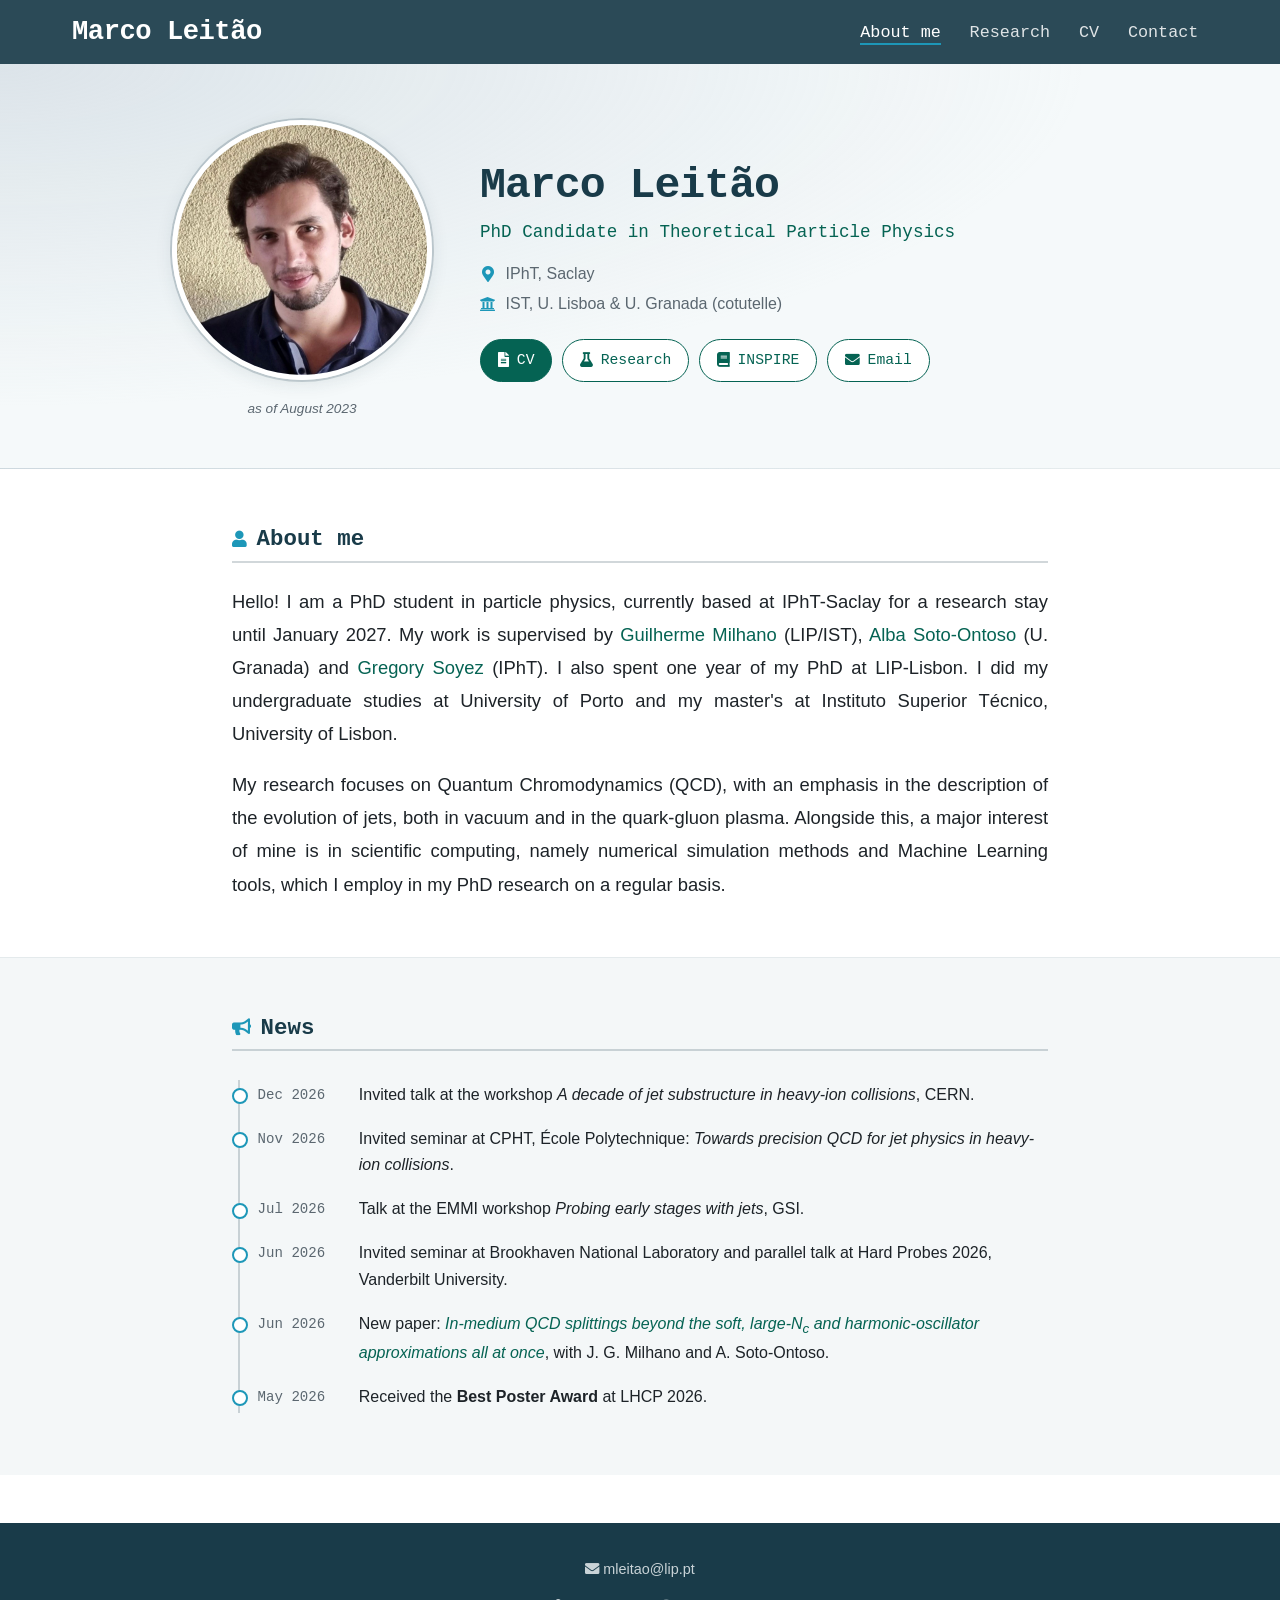
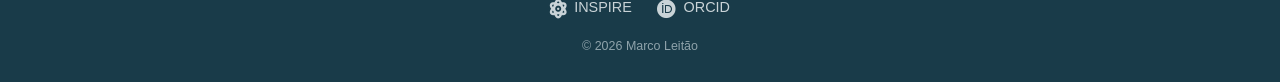
<file: index.html>
<!DOCTYPE html>
<html lang="en">
<head>
    <meta charset="UTF-8">
    <meta name="viewport" content="width=device-width, initial-scale=1.0">
    <title>Marco Leitão - Personal Website</title>
    <meta name="description" content="Marco Leitão — PhD candidate in theoretical particle physics (jet physics, parton showers, QCD in the quark-gluon plasma).">
    <script>document.documentElement.classList.add('js');</script>
    <link rel="preconnect" href="https://fonts.googleapis.com">
    <link rel="preconnect" href="https://fonts.gstatic.com" crossorigin>
    <link href="https://fonts.googleapis.com/css2?family=IBM+Plex+Mono:wght@400;500;700&display=swap" rel="stylesheet">
    <link rel="stylesheet" href="https://cdnjs.cloudflare.com/ajax/libs/font-awesome/5.15.4/css/all.min.css">
    <link rel="stylesheet" href="css/styles.css">
    <script src="js/main.js" defer></script>
</head>
<body>
    <header>
        <nav>
            <a class="logo" href="index.html">Marco Leitão</a>
            <button class="burger" aria-label="Toggle navigation" aria-expanded="false">
                <span class="line1"></span><span class="line2"></span><span class="line3"></span>
            </button>
            <ul class="nav-links">
                <li><a href="index.html">About me</a></li>
                <li><a href="research.html">Research</a></li>
                <li><a href="cv.html">CV</a></li>
                <li><a href="contact.html">Contact</a></li>
            </ul>
        </nav>
    </header>

    <main>
        <section class="hero">
            <div class="container hero-inner">
                <figure class="hero-photo">
                    <img src="assets/1691430333522.jpg" alt="Marco Leitão">
                    <figcaption>as of August 2023</figcaption>
                </figure>
                <div class="hero-text">
                    <h1>Marco Leitão</h1>
                    <p class="hero-role">PhD Candidate in Theoretical Particle Physics</p>
                    <ul class="hero-affil">
                        <li><i class="fas fa-map-marker-alt"></i> IPhT, Saclay</li>
                        <li><i class="fas fa-university"></i> IST, U. Lisboa &amp; U. Granada (cotutelle)</li>
                    </ul>
                    <div class="hero-links">
                        <a class="btn primary" href="cv.html"><i class="fas fa-file-alt"></i> CV</a>
                        <a class="btn" href="research.html"><i class="fas fa-flask"></i> Research</a>
                        <a class="btn" href="https://inspirehep.net/authors/2862221" target="_blank" rel="noopener"><i class="fas fa-book"></i> INSPIRE</a>
                        <a class="btn" href="mailto:mleitao@lip.pt"><i class="fas fa-envelope"></i> Email</a>
                    </div>
                </div>
            </div>
        </section>

        <section id="about" class="about">
            <div class="container narrow">
                <h2 class="section-title reveal"><i class="fas fa-user"></i> About me</h2>
                <div class="intro-text prose reveal">
                    <p>Hello! I am a PhD student in particle physics, currently based at IPhT-Saclay for a research stay until January 2027. My work is supervised by <a href="https://th-dep.web.cern.ch/roster/teixeira-de-almeida-milhano-jose-guilherme" target="_blank" rel="noopener">Guilherme Milhano</a> (LIP/IST), <a href="https://ftae.ugr.es/pages/member/member/155" target="_blank" rel="noopener">Alba Soto-Ontoso</a> (U. Granada) and <a href="https://soyez.fastjet.fr/" target="_blank" rel="noopener">Gregory Soyez</a> (IPhT). I also spent one year of my PhD at LIP-Lisbon. I did my undergraduate studies at University of Porto and my master's at Instituto Superior Técnico, University of Lisbon.</p>
                    <p>My research focuses on Quantum Chromodynamics (QCD), with an emphasis in the description of the evolution of jets, both in vacuum and in the quark-gluon plasma. Alongside this, a major interest of mine is in scientific computing, namely numerical simulation methods and Machine Learning tools, which I employ in my PhD research on a regular basis.</p>
                </div>
            </div>
        </section>

        <section class="news">
            <div class="container narrow">
                <h2 class="section-title reveal"><i class="fas fa-bullhorn"></i> News</h2>
                <ul class="news-list prose reveal">
                    <li><span class="news-date">Dec 2026</span><span>Invited talk at the workshop <em>A decade of jet substructure in heavy-ion collisions</em>, CERN.</span></li>
                    <li><span class="news-date">Nov 2026</span><span>Invited seminar at CPHT, École Polytechnique: <em>Towards precision QCD for jet physics in heavy-ion collisions</em>.</span></li>
                    <li><span class="news-date">Jul 2026</span><span>Talk at the EMMI workshop <em>Probing early stages with jets</em>, GSI.</span></li>
                    <li><span class="news-date">Jun 2026</span><span>Invited seminar at Brookhaven National Laboratory and parallel talk at Hard Probes 2026, Vanderbilt University.</span></li>
                    <li><span class="news-date">Jun 2026</span><span>New paper: <a href="https://arxiv.org/abs/2606.26039" target="_blank" rel="noopener"><em>In-medium QCD splittings beyond the soft, large-N<sub>c</sub> and harmonic-oscillator approximations all at once</em></a>, with J.&nbsp;G.&nbsp;Milhano and A.&nbsp;Soto-Ontoso.</span></li>
                    <li><span class="news-date">May 2026</span><span>Received the <strong>Best Poster Award</strong> at LHCP 2026.</span></li>
                </ul>
            </div>
        </section>
    </main>

    <footer class="site-footer">
        <p class="footer-email">
            <i class="fas fa-envelope"></i>
            <a href="mailto:mleitao@lip.pt">mleitao@lip.pt</a>
        </p>
        <ul class="footer-links">
            <!-- <li><a href="[linkedin-url]" target="_blank" rel="noopener" aria-label="LinkedIn"><i class="fab fa-linkedin"></i> LinkedIn</a></li> -->
            <li><a href="https://inspirehep.net/authors/2862221" target="_blank" rel="noopener" aria-label="INSPIRE-HEP"><i class="fas fa-atom"></i> INSPIRE</a></li>
            <li><a href="https://orcid.org/0009-0007-1629-8912" target="_blank" rel="noopener" aria-label="ORCID"><i class="fab fa-orcid"></i> ORCID</a></li>
            <!-- <li><a href="[cienciavitae-url]" target="_blank" rel="noopener" aria-label="CiênciaVitae"><i class="fas fa-id-card"></i> CiênciaVitae</a></li> -->
        </ul>
        <p class="footer-copy">&copy; 2026 Marco Leitão</p>
    </footer>
</body>
</html>
</file>
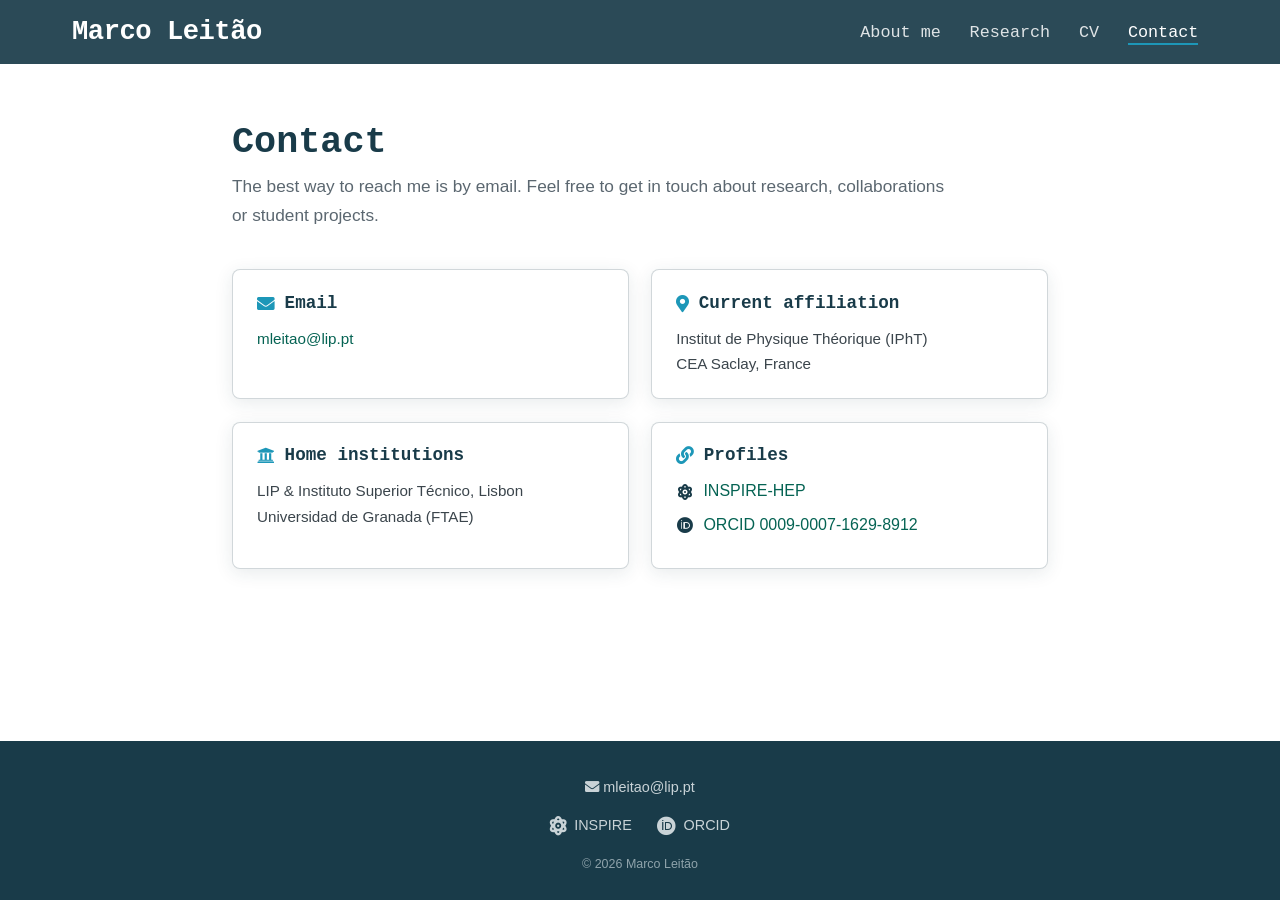
<file: contact.html>
<!DOCTYPE html>
<html lang="en">
<head>
    <meta charset="UTF-8">
    <meta name="viewport" content="width=device-width, initial-scale=1.0">
    <title>Marco Leitão - Contact</title>
    <meta name="description" content="How to contact Marco Leitão.">
    <script>document.documentElement.classList.add('js');</script>
    <link rel="preconnect" href="https://fonts.googleapis.com">
    <link rel="preconnect" href="https://fonts.gstatic.com" crossorigin>
    <link href="https://fonts.googleapis.com/css2?family=IBM+Plex+Mono:wght@400;500;700&display=swap" rel="stylesheet">
    <link rel="stylesheet" href="https://cdnjs.cloudflare.com/ajax/libs/font-awesome/5.15.4/css/all.min.css">
    <link rel="stylesheet" href="css/styles.css">
    <script src="js/main.js" defer></script>
</head>
<body>
    <header>
        <nav>
            <a class="logo" href="index.html">Marco Leitão</a>
            <button class="burger" aria-label="Toggle navigation" aria-expanded="false">
                <span class="line1"></span><span class="line2"></span><span class="line3"></span>
            </button>
            <ul class="nav-links">
                <li><a href="index.html">About me</a></li>
                <li><a href="research.html">Research</a></li>
                <li><a href="cv.html">CV</a></li>
                <li><a href="contact.html">Contact</a></li>
            </ul>
        </nav>
    </header>

    <main>
        <div class="container narrow">

            <h1 class="page-title">Contact</h1>
            <p class="page-lead">The best way to reach me is by email. Feel free to get in touch about research, collaborations or student projects.</p>

            <div class="contact-grid">
                <div class="card contact-card reveal">
                    <h2><i class="fas fa-envelope"></i> Email</h2>
                    <p><a href="mailto:mleitao@lip.pt">mleitao@lip.pt</a></p>
                </div>

                <div class="card contact-card reveal">
                    <h2><i class="fas fa-map-marker-alt"></i> Current affiliation</h2>
                    <p>Institut de Physique Théorique (IPhT)<br>CEA Saclay, France</p>
                </div>

                <div class="card contact-card reveal">
                    <h2><i class="fas fa-university"></i> Home institutions</h2>
                    <p>LIP &amp; Instituto Superior Técnico, Lisbon<br>Universidad de Granada (FTAE)</p>
                </div>

                <div class="card contact-card reveal">
                    <h2><i class="fas fa-link"></i> Profiles</h2>
                    <ul>
                        <li><i class="fas fa-atom"></i><a href="https://inspirehep.net/authors/2862221" target="_blank" rel="noopener">INSPIRE-HEP</a></li>
                        <li><i class="fab fa-orcid"></i><a href="https://orcid.org/0009-0007-1629-8912" target="_blank" rel="noopener">ORCID 0009-0007-1629-8912</a></li>                    </ul>
                </div>
            </div>

        </div>
    </main>

    <footer class="site-footer">
        <p class="footer-email">
            <i class="fas fa-envelope"></i>
            <a href="mailto:mleitao@lip.pt">mleitao@lip.pt</a>
        </p>
        <ul class="footer-links">
            <!-- <li><a href="[linkedin-url]" target="_blank" rel="noopener" aria-label="LinkedIn"><i class="fab fa-linkedin"></i> LinkedIn</a></li> -->
            <li><a href="https://inspirehep.net/authors/2862221" target="_blank" rel="noopener" aria-label="INSPIRE-HEP"><i class="fas fa-atom"></i> INSPIRE</a></li>
            <li><a href="https://orcid.org/0009-0007-1629-8912" target="_blank" rel="noopener" aria-label="ORCID"><i class="fab fa-orcid"></i> ORCID</a></li>
            <!-- <li><a href="[cienciavitae-url]" target="_blank" rel="noopener" aria-label="CiênciaVitae"><i class="fas fa-id-card"></i> CiênciaVitae</a></li> -->
        </ul>
        <p class="footer-copy">&copy; 2026 Marco Leitão</p>
    </footer>
</body>
</html>
</file>
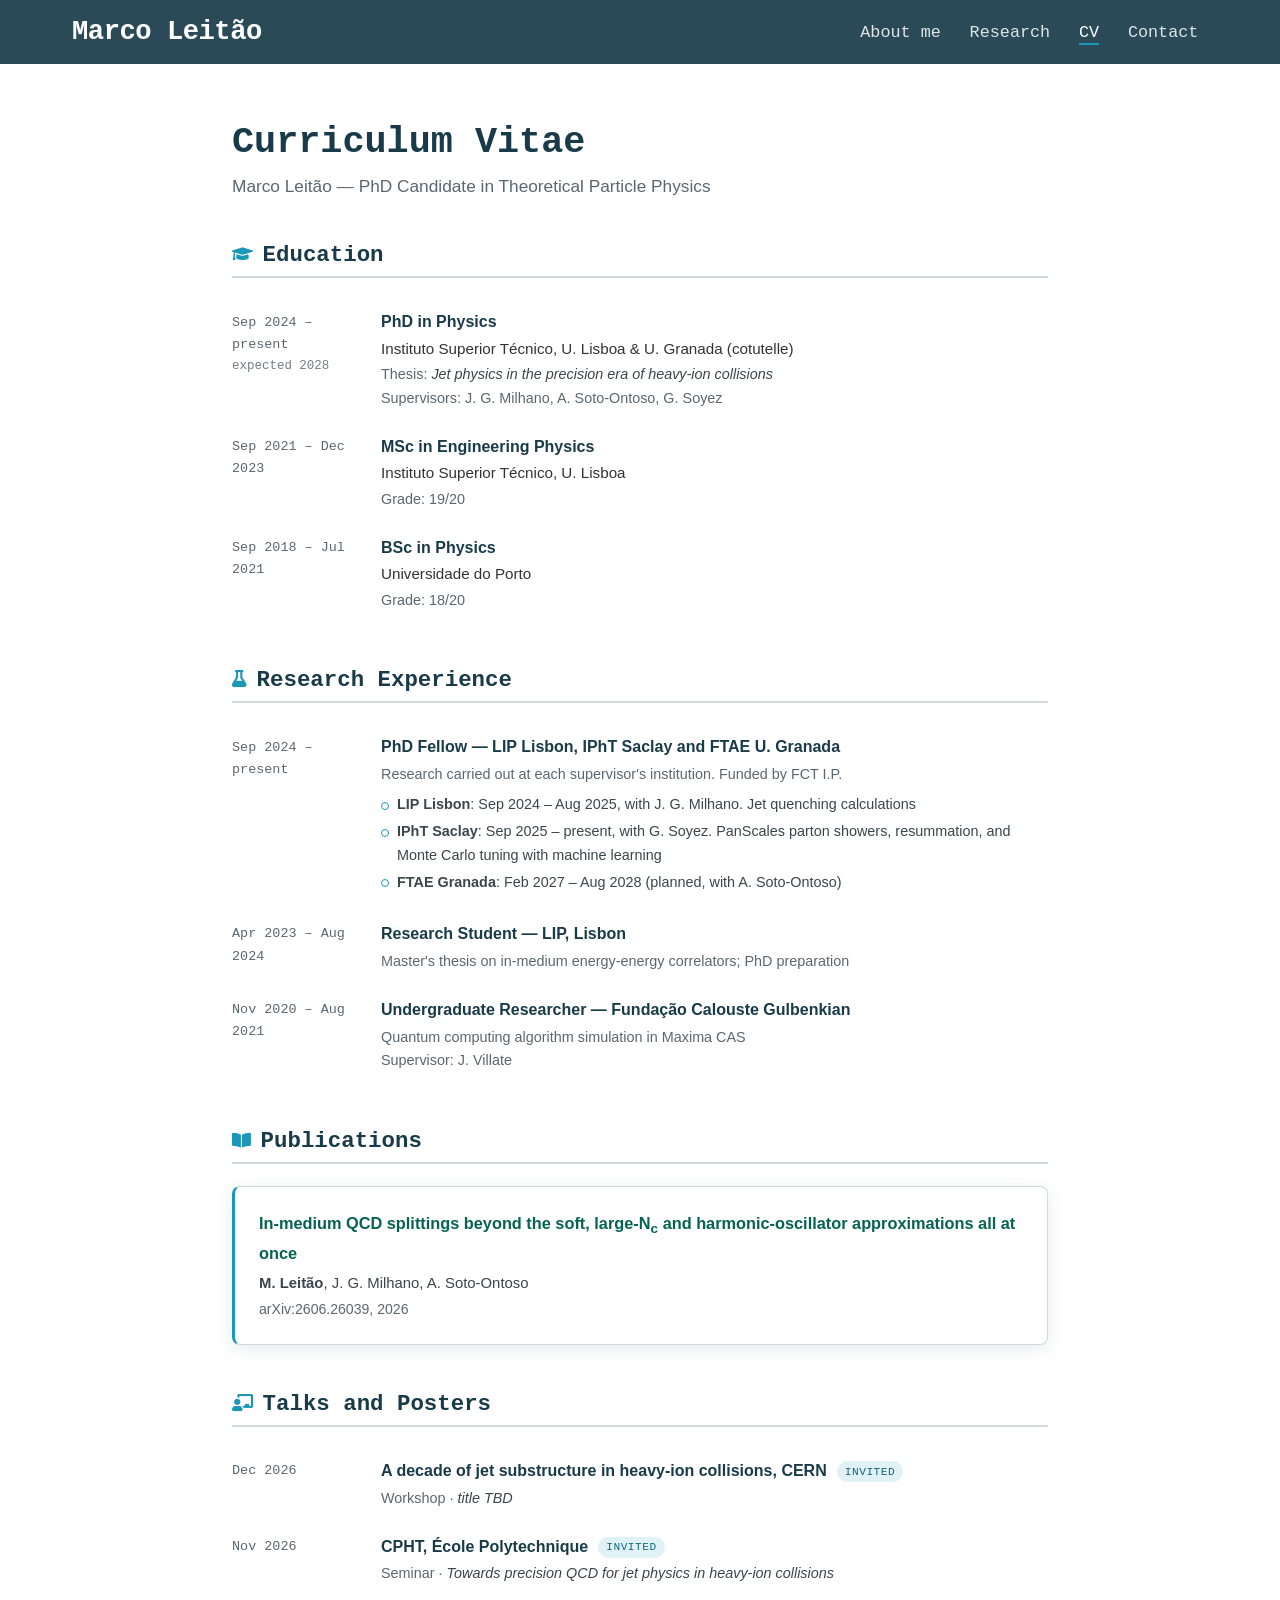
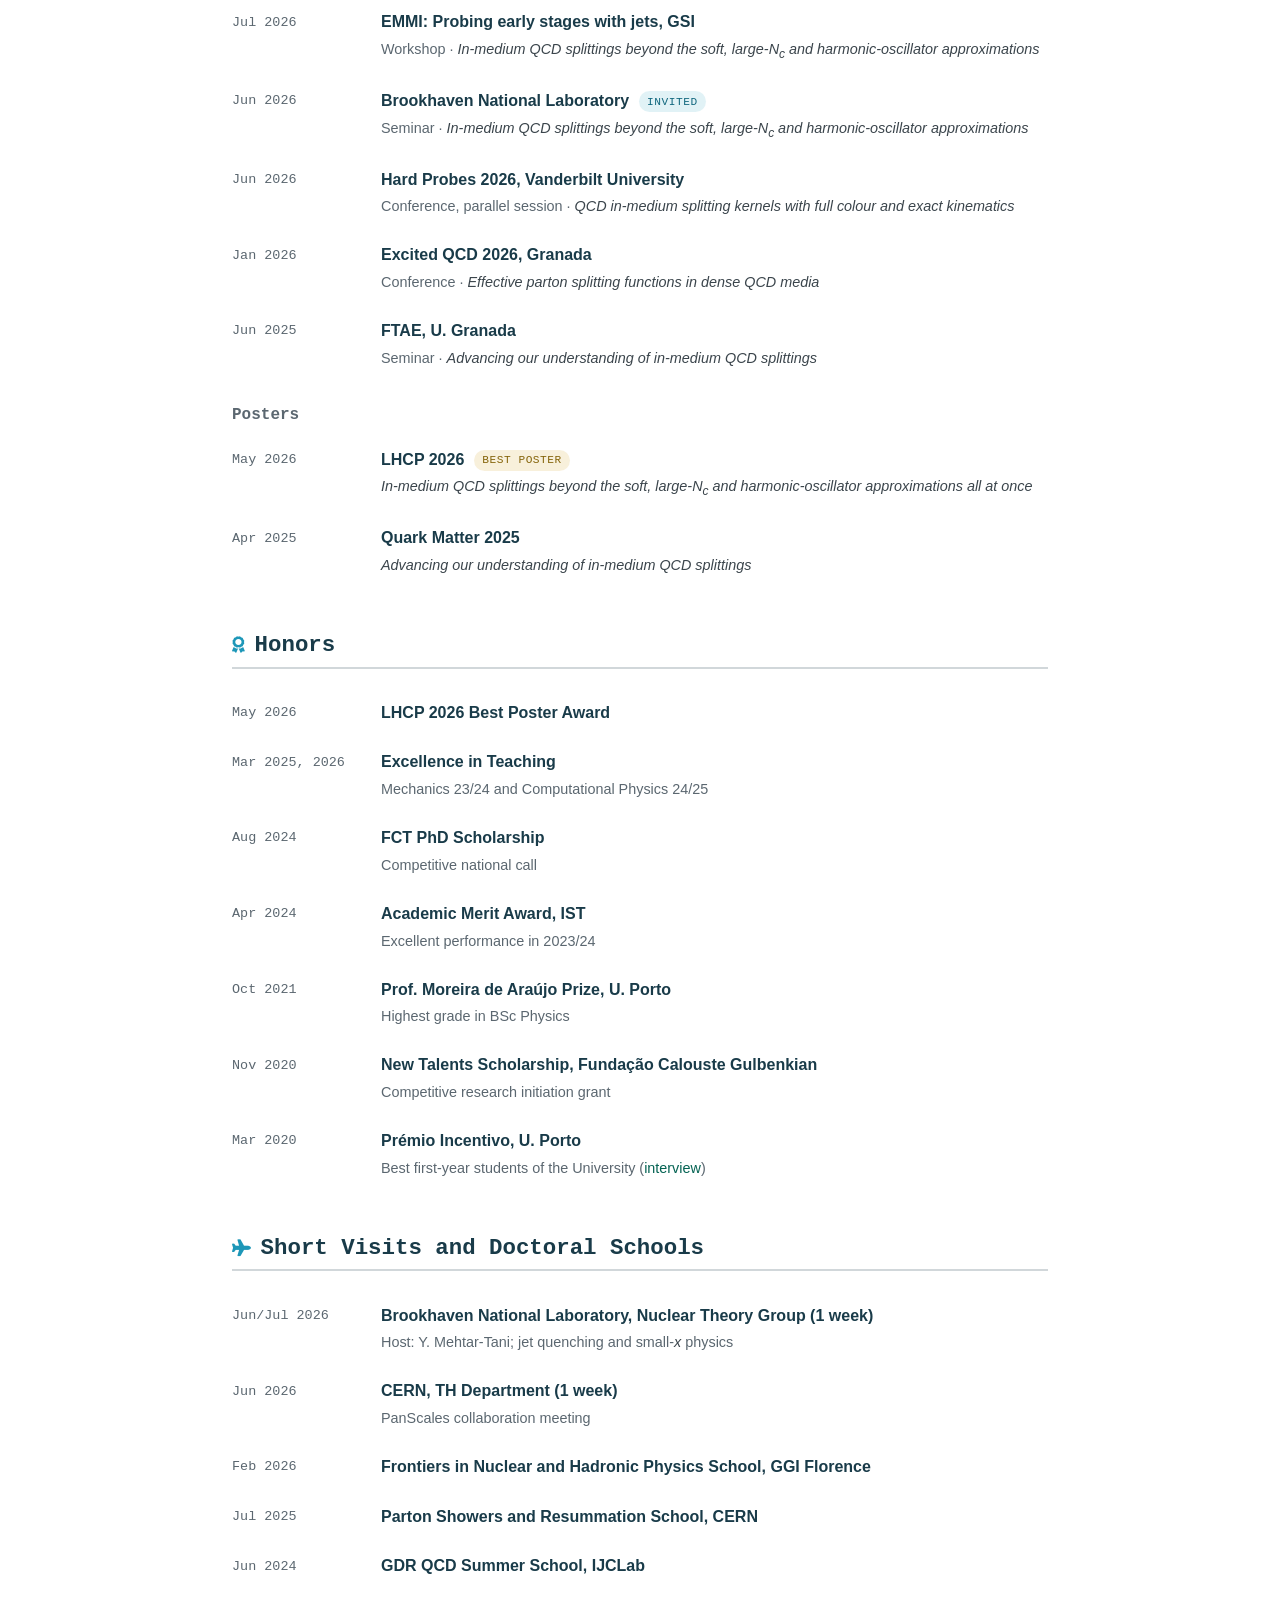
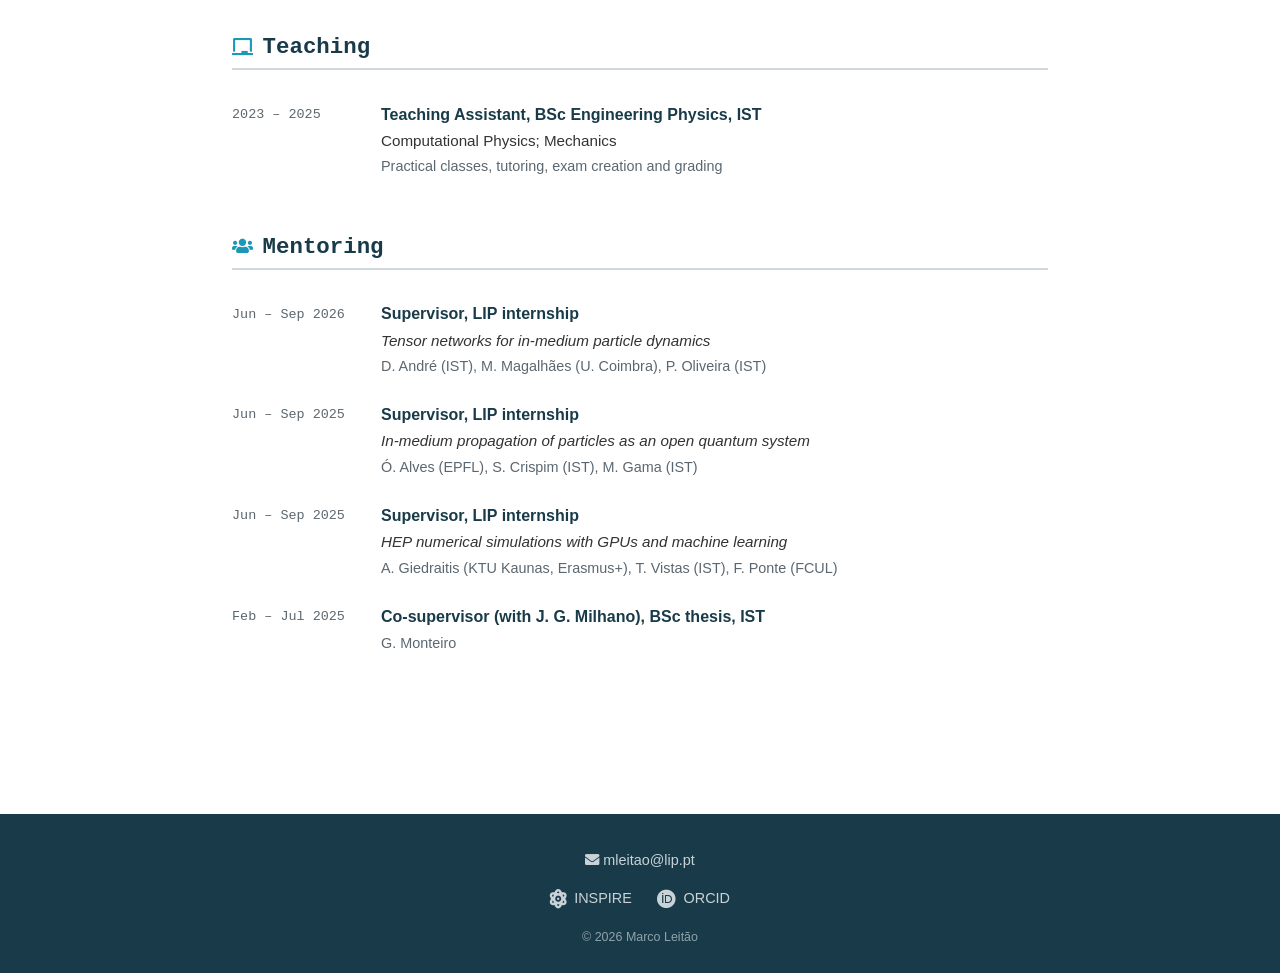
<file: cv.html>
<!DOCTYPE html>
<html lang="en">
<head>
    <meta charset="UTF-8">
    <meta name="viewport" content="width=device-width, initial-scale=1.0">
    <title>Marco Leitão - CV</title>
    <meta name="description" content="Curriculum vitae of Marco Leitão, PhD candidate in theoretical particle physics.">
    <script>document.documentElement.classList.add('js');</script>
    <link rel="preconnect" href="https://fonts.googleapis.com">
    <link rel="preconnect" href="https://fonts.gstatic.com" crossorigin>
    <link href="https://fonts.googleapis.com/css2?family=IBM+Plex+Mono:wght@400;500;700&display=swap" rel="stylesheet">
    <link rel="stylesheet" href="https://cdnjs.cloudflare.com/ajax/libs/font-awesome/5.15.4/css/all.min.css">
    <link rel="stylesheet" href="css/styles.css">
    <script src="js/main.js" defer></script>
</head>
<body>
    <header>
        <nav>
            <a class="logo" href="index.html">Marco Leitão</a>
            <button class="burger" aria-label="Toggle navigation" aria-expanded="false">
                <span class="line1"></span><span class="line2"></span><span class="line3"></span>
            </button>
            <ul class="nav-links">
                <li><a href="index.html">About me</a></li>
                <li><a href="research.html">Research</a></li>
                <li><a href="cv.html">CV</a></li>
                <li><a href="contact.html">Contact</a></li>
            </ul>
        </nav>
    </header>

    <main>
        <div class="container narrow">

            <div class="cv-header">
                <div>
                    <h1 class="page-title">Curriculum Vitae</h1>
                    <p class="page-lead">Marco Leitão &mdash; PhD Candidate in Theoretical Particle Physics</p>
                </div>
                <!-- Uncomment once the compiled CV is placed at assets/cv.pdf
                <a class="btn primary" href="assets/cv.pdf" target="_blank" rel="noopener">
                    <i class="fas fa-file-pdf"></i> Download PDF
                </a>
                -->
            </div>

            <!-- ==================== EDUCATION ==================== -->
            <section class="cv-section reveal">
                <h2 class="section-title"><i class="fas fa-graduation-cap"></i> Education</h2>

                <div class="cv-entry">
                    <div class="cv-entry-date">Sep 2024 &ndash; present<small>expected 2028</small></div>
                    <div class="cv-entry-body">
                        <div class="cv-entry-title">PhD in Physics</div>
                        <div class="cv-entry-sub">Instituto Superior Técnico, U. Lisboa &amp; U. Granada (cotutelle)</div>
                        <div class="cv-entry-detail">Thesis: <em>Jet physics in the precision era of heavy-ion collisions</em><br>
                            Supervisors: J.&nbsp;G.&nbsp;Milhano, A.&nbsp;Soto-Ontoso, G.&nbsp;Soyez</div>
                    </div>
                </div>

                <div class="cv-entry">
                    <div class="cv-entry-date">Sep 2021 &ndash; Dec 2023</div>
                    <div class="cv-entry-body">
                        <div class="cv-entry-title">MSc in Engineering Physics</div>
                        <div class="cv-entry-sub">Instituto Superior Técnico, U. Lisboa</div>
                        <div class="cv-entry-detail">Grade: 19/20</div>
                    </div>
                </div>

                <div class="cv-entry">
                    <div class="cv-entry-date">Sep 2018 &ndash; Jul 2021</div>
                    <div class="cv-entry-body">
                        <div class="cv-entry-title">BSc in Physics</div>
                        <div class="cv-entry-sub">Universidade do Porto</div>
                        <div class="cv-entry-detail">Grade: 18/20</div>
                    </div>
                </div>
            </section>

            <!-- ==================== RESEARCH EXPERIENCE ==================== -->
            <section class="cv-section reveal">
                <h2 class="section-title"><i class="fas fa-flask"></i> Research Experience</h2>

                <div class="cv-entry">
                    <div class="cv-entry-date">Sep 2024 &ndash; present</div>
                    <div class="cv-entry-body">
                        <div class="cv-entry-title">PhD Fellow &mdash; LIP Lisbon, IPhT Saclay and FTAE U. Granada</div>
                        <div class="cv-entry-detail">Research carried out at each supervisor's institution. Funded by FCT I.P.</div>
                        <ul class="cv-sublist">
                            <li><strong>LIP Lisbon</strong>: Sep 2024 &ndash; Aug 2025, with J.&nbsp;G.&nbsp;Milhano. Jet quenching calculations</li>
                            <li><strong>IPhT Saclay</strong>: Sep 2025 &ndash; present, with G.&nbsp;Soyez. PanScales parton showers, resummation, and Monte Carlo tuning with machine learning</li>
                            <li><strong>FTAE Granada</strong>: Feb 2027 &ndash; Aug 2028 (planned, with A.&nbsp;Soto-Ontoso)</li>
                        </ul>
                    </div>
                </div>

                <div class="cv-entry">
                    <div class="cv-entry-date">Apr 2023 &ndash; Aug 2024</div>
                    <div class="cv-entry-body">
                        <div class="cv-entry-title">Research Student &mdash; LIP, Lisbon</div>
                        <div class="cv-entry-detail">Master's thesis on in-medium energy-energy correlators; PhD preparation</div>
                    </div>
                </div>

                <div class="cv-entry">
                    <div class="cv-entry-date">Nov 2020 &ndash; Aug 2021</div>
                    <div class="cv-entry-body">
                        <div class="cv-entry-title">Undergraduate Researcher &mdash; Fundação Calouste Gulbenkian</div>
                        <div class="cv-entry-detail">Quantum computing algorithm simulation in Maxima CAS<br>Supervisor: J.&nbsp;Villate</div>
                    </div>
                </div>
            </section>

            <!-- ==================== PUBLICATIONS ==================== -->
            <section class="cv-section reveal">
                <h2 class="section-title"><i class="fas fa-book-open"></i> Publications</h2>

                <div class="card cv-paper">
                    <div class="cv-paper-title">
                        <a href="https://arxiv.org/abs/2606.26039" target="_blank" rel="noopener">In-medium QCD splittings beyond the soft, large-N<sub>c</sub> and harmonic-oscillator approximations all at once</a>
                    </div>
                    <div class="cv-paper-authors"><strong>M. Leitão</strong>, J. G. Milhano, A. Soto-Ontoso</div>
                    <div class="cv-paper-journal">arXiv:2606.26039, 2026</div>
                </div>
            </section>

            <!-- ==================== TALKS & POSTERS ==================== -->
            <section class="cv-section reveal">
                <h2 class="section-title"><i class="fas fa-chalkboard-teacher"></i> Talks and Posters</h2>

                <div class="cv-entry">
                    <div class="cv-entry-date">Dec 2026</div>
                    <div class="cv-entry-body">
                        <div class="cv-entry-title">A decade of jet substructure in heavy-ion collisions, CERN <span class="badge">invited</span></div>
                        <div class="cv-entry-detail">Workshop &middot; <em>title TBD</em></div>
                    </div>
                </div>

                <div class="cv-entry">
                    <div class="cv-entry-date">Nov 2026</div>
                    <div class="cv-entry-body">
                        <div class="cv-entry-title">CPHT, École Polytechnique <span class="badge">invited</span></div>
                        <div class="cv-entry-detail">Seminar &middot; <em>Towards precision QCD for jet physics in heavy-ion collisions</em></div>
                    </div>
                </div>

                <div class="cv-entry">
                    <div class="cv-entry-date">Jul 2026</div>
                    <div class="cv-entry-body">
                        <div class="cv-entry-title">EMMI: Probing early stages with jets, GSI</div>
                        <div class="cv-entry-detail">Workshop &middot; <em>In-medium QCD splittings beyond the soft, large-N<sub>c</sub> and harmonic-oscillator approximations</em></div>
                    </div>
                </div>

                <div class="cv-entry">
                    <div class="cv-entry-date">Jun 2026</div>
                    <div class="cv-entry-body">
                        <div class="cv-entry-title">Brookhaven National Laboratory <span class="badge">invited</span></div>
                        <div class="cv-entry-detail">Seminar &middot; <em>In-medium QCD splittings beyond the soft, large-N<sub>c</sub> and harmonic-oscillator approximations</em></div>
                    </div>
                </div>

                <div class="cv-entry">
                    <div class="cv-entry-date">Jun 2026</div>
                    <div class="cv-entry-body">
                        <div class="cv-entry-title">Hard Probes 2026, Vanderbilt University</div>
                        <div class="cv-entry-detail">Conference, parallel session &middot; <em>QCD in-medium splitting kernels with full colour and exact kinematics</em></div>
                    </div>
                </div>

                <div class="cv-entry">
                    <div class="cv-entry-date">Jan 2026</div>
                    <div class="cv-entry-body">
                        <div class="cv-entry-title">Excited QCD 2026, Granada</div>
                        <div class="cv-entry-detail">Conference &middot; <em>Effective parton splitting functions in dense QCD media</em></div>
                    </div>
                </div>

                <div class="cv-entry">
                    <div class="cv-entry-date">Jun 2025</div>
                    <div class="cv-entry-body">
                        <div class="cv-entry-title">FTAE, U. Granada</div>
                        <div class="cv-entry-detail">Seminar &middot; <em>Advancing our understanding of in-medium QCD splittings</em></div>
                    </div>
                </div>

                <h3 class="cv-sublabel">Posters</h3>

                <div class="cv-entry">
                    <div class="cv-entry-date">May 2026</div>
                    <div class="cv-entry-body">
                        <div class="cv-entry-title">LHCP 2026 <span class="badge gold">best poster</span></div>
                        <div class="cv-entry-detail"><em>In-medium QCD splittings beyond the soft, large-N<sub>c</sub> and harmonic-oscillator approximations all at once</em></div>
                    </div>
                </div>

                <div class="cv-entry">
                    <div class="cv-entry-date">Apr 2025</div>
                    <div class="cv-entry-body">
                        <div class="cv-entry-title">Quark Matter 2025</div>
                        <div class="cv-entry-detail"><em>Advancing our understanding of in-medium QCD splittings</em></div>
                    </div>
                </div>
            </section>

            <!-- ==================== HONORS ==================== -->
            <section class="cv-section reveal">
                <h2 class="section-title"><i class="fas fa-award"></i> Honors</h2>

                <div class="cv-entry">
                    <div class="cv-entry-date">May 2026</div>
                    <div class="cv-entry-body"><div class="cv-entry-title">LHCP 2026 Best Poster Award</div></div>
                </div>

                <div class="cv-entry">
                    <div class="cv-entry-date">Mar 2025, 2026</div>
                    <div class="cv-entry-body">
                        <div class="cv-entry-title">Excellence in Teaching</div>
                        <div class="cv-entry-detail">Mechanics 23/24 and Computational Physics 24/25</div>
                    </div>
                </div>

                <div class="cv-entry">
                    <div class="cv-entry-date">Aug 2024</div>
                    <div class="cv-entry-body">
                        <div class="cv-entry-title">FCT PhD Scholarship</div>
                        <div class="cv-entry-detail">Competitive national call</div>
                    </div>
                </div>

                <div class="cv-entry">
                    <div class="cv-entry-date">Apr 2024</div>
                    <div class="cv-entry-body">
                        <div class="cv-entry-title">Academic Merit Award, IST</div>
                        <div class="cv-entry-detail">Excellent performance in 2023/24</div>
                    </div>
                </div>

                <div class="cv-entry">
                    <div class="cv-entry-date">Oct 2021</div>
                    <div class="cv-entry-body">
                        <div class="cv-entry-title">Prof. Moreira de Araújo Prize, U. Porto</div>
                        <div class="cv-entry-detail">Highest grade in BSc Physics</div>
                    </div>
                </div>

                <div class="cv-entry">
                    <div class="cv-entry-date">Nov 2020</div>
                    <div class="cv-entry-body">
                        <div class="cv-entry-title">New Talents Scholarship, Fundação Calouste Gulbenkian</div>
                        <div class="cv-entry-detail">Competitive research initiation grant</div>
                    </div>
                </div>

                <div class="cv-entry">
                    <div class="cv-entry-date">Mar 2020</div>
                    <div class="cv-entry-body">
                        <div class="cv-entry-title">Prémio Incentivo, U. Porto</div>
                        <div class="cv-entry-detail">Best first-year students of the University (<a href="https://noticias.up.pt/2020/03/15/marco-leitao-fonte-de-motivacao-para-continuar-o-bom-trabalho/" target="_blank" rel="noopener">interview</a>)</div>
                    </div>
                </div>
            </section>

            <!-- ==================== VISITS & SCHOOLS ==================== -->
            <section class="cv-section reveal">
                <h2 class="section-title"><i class="fas fa-plane"></i> Short Visits and Doctoral Schools</h2>

                <!-- <div class="cv-entry">
                    <div class="cv-entry-date">Jan/Feb 2027</div>
                    <div class="cv-entry-body">
                        <div class="cv-entry-title">CERN, TH Department (6 weeks)</div>
                        <div class="cv-entry-detail">Collaboration with G. Milhano</div>
                    </div>
                </div> -->

                <div class="cv-entry">
                    <div class="cv-entry-date">Jun/Jul 2026</div>
                    <div class="cv-entry-body">
                        <div class="cv-entry-title">Brookhaven National Laboratory, Nuclear Theory Group (1 week)</div>
                        <div class="cv-entry-detail">Host: Y.&nbsp;Mehtar-Tani; jet quenching and small-<em>x</em> physics</div>
                    </div>
                </div>

                <div class="cv-entry">
                    <div class="cv-entry-date">Jun 2026</div>
                    <div class="cv-entry-body">
                        <div class="cv-entry-title">CERN, TH Department (1 week)</div>
                        <div class="cv-entry-detail">PanScales collaboration meeting</div>
                    </div>
                </div>

                <div class="cv-entry">
                    <div class="cv-entry-date">Feb 2026</div>
                    <div class="cv-entry-body"><div class="cv-entry-title">Frontiers in Nuclear and Hadronic Physics School, GGI Florence</div></div>
                </div>

                <div class="cv-entry">
                    <div class="cv-entry-date">Jul 2025</div>
                    <div class="cv-entry-body"><div class="cv-entry-title">Parton Showers and Resummation School, CERN</div></div>
                </div>

                <div class="cv-entry">
                    <div class="cv-entry-date">Jun 2024</div>
                    <div class="cv-entry-body"><div class="cv-entry-title">GDR QCD Summer School, IJCLab</div></div>
                </div>
            </section>

            <!-- ==================== TEACHING ==================== -->
            <section class="cv-section reveal">
                <h2 class="section-title"><i class="fas fa-chalkboard"></i> Teaching</h2>

                <div class="cv-entry">
                    <div class="cv-entry-date">2023 &ndash; 2025</div>
                    <div class="cv-entry-body">
                        <div class="cv-entry-title">Teaching Assistant, BSc Engineering Physics, IST</div>
                        <div class="cv-entry-sub">Computational Physics; Mechanics</div>
                        <div class="cv-entry-detail">Practical classes, tutoring, exam creation and grading</div>
                    </div>
                </div>
            </section>

            <!-- ==================== MENTORING ==================== -->
            <section class="cv-section reveal">
                <h2 class="section-title"><i class="fas fa-users"></i> Mentoring</h2>

                <div class="cv-entry">
                    <div class="cv-entry-date">Jun &ndash; Sep 2026</div>
                    <div class="cv-entry-body">
                        <div class="cv-entry-title">Supervisor, LIP internship</div>
                        <div class="cv-entry-sub"><em>Tensor networks for in-medium particle dynamics</em></div>
                        <div class="cv-entry-detail">D.&nbsp;André (IST), M.&nbsp;Magalhães (U. Coimbra), P.&nbsp;Oliveira (IST)</div>
                    </div>
                </div>

                <div class="cv-entry">
                    <div class="cv-entry-date">Jun &ndash; Sep 2025</div>
                    <div class="cv-entry-body">
                        <div class="cv-entry-title">Supervisor, LIP internship</div>
                        <div class="cv-entry-sub"><em>In-medium propagation of particles as an open quantum system</em></div>
                        <div class="cv-entry-detail">Ó.&nbsp;Alves (EPFL), S.&nbsp;Crispim (IST), M.&nbsp;Gama (IST)</div>
                    </div>
                </div>

                <div class="cv-entry">
                    <div class="cv-entry-date">Jun &ndash; Sep 2025</div>
                    <div class="cv-entry-body">
                        <div class="cv-entry-title">Supervisor, LIP internship</div>
                        <div class="cv-entry-sub"><em>HEP numerical simulations with GPUs and machine learning</em></div>
                        <div class="cv-entry-detail">A.&nbsp;Giedraitis (KTU Kaunas, Erasmus+), T.&nbsp;Vistas (IST), F.&nbsp;Ponte (FCUL)</div>
                    </div>
                </div>

                <div class="cv-entry">
                    <div class="cv-entry-date">Feb &ndash; Jul 2025</div>
                    <div class="cv-entry-body">
                        <div class="cv-entry-title">Co-supervisor (with J.&nbsp;G.&nbsp;Milhano), BSc thesis, IST</div>
                        <div class="cv-entry-detail">G.&nbsp;Monteiro</div>
                    </div>
                </div>
            </section>

        </div>
    </main>

    <footer class="site-footer">
        <p class="footer-email">
            <i class="fas fa-envelope"></i>
            <a href="mailto:mleitao@lip.pt">mleitao@lip.pt</a>
        </p>
        <ul class="footer-links">
            <!-- <li><a href="[linkedin-url]" target="_blank" rel="noopener" aria-label="LinkedIn"><i class="fab fa-linkedin"></i> LinkedIn</a></li> -->
            <li><a href="https://inspirehep.net/authors/2862221" target="_blank" rel="noopener" aria-label="INSPIRE-HEP"><i class="fas fa-atom"></i> INSPIRE</a></li>
            <li><a href="https://orcid.org/0009-0007-1629-8912" target="_blank" rel="noopener" aria-label="ORCID"><i class="fab fa-orcid"></i> ORCID</a></li>
            <!-- <li><a href="[cienciavitae-url]" target="_blank" rel="noopener" aria-label="CiênciaVitae"><i class="fas fa-id-card"></i> CiênciaVitae</a></li> -->
        </ul>
        <p class="footer-copy">&copy; 2026 Marco Leitão</p>
    </footer>
</body>
</html>
</file>
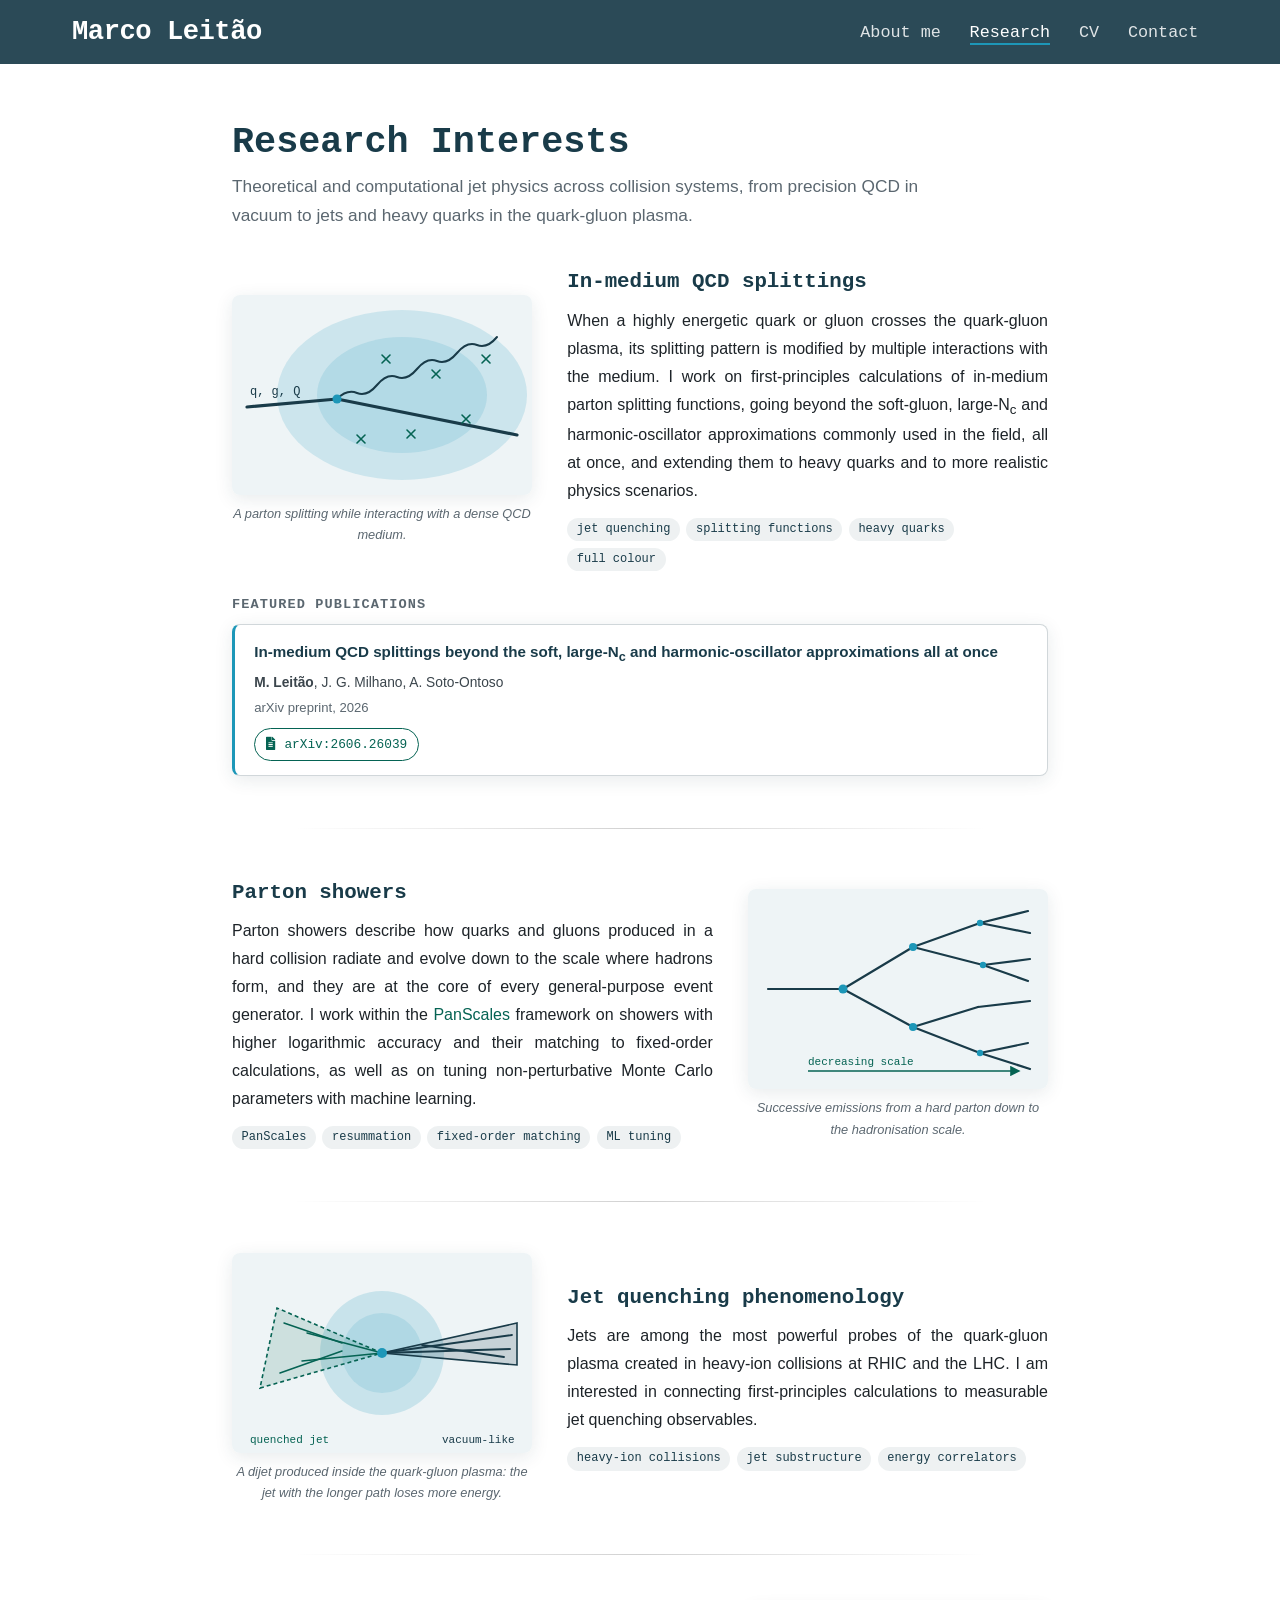
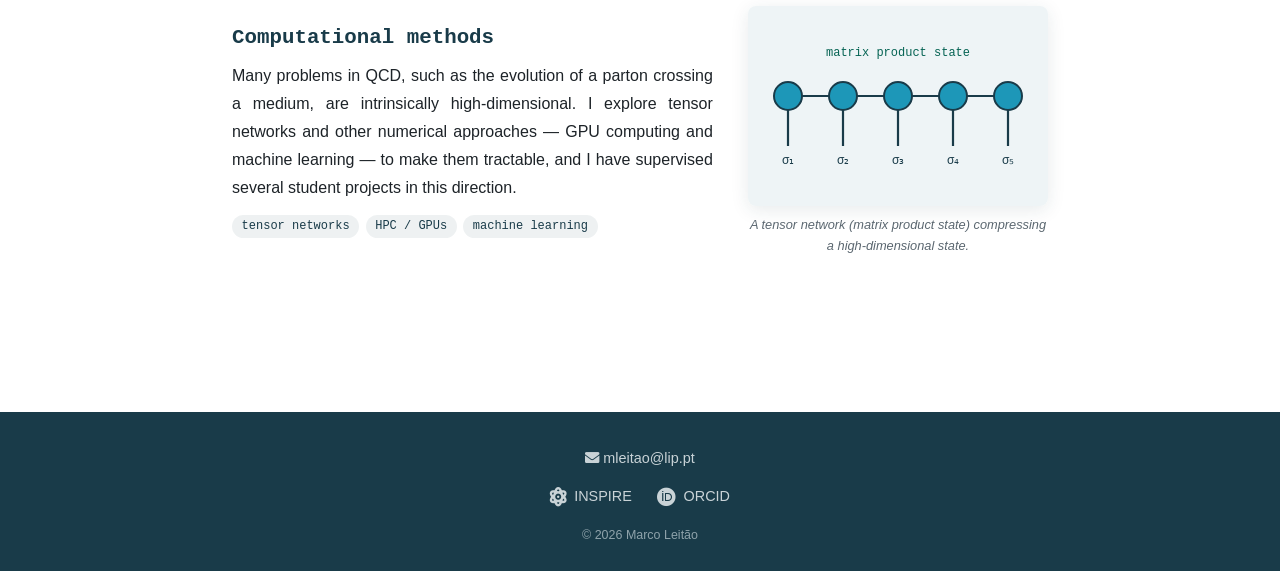
<file: research.html>
<!DOCTYPE html>
<html lang="en">
<head>
    <meta charset="UTF-8">
    <meta name="viewport" content="width=device-width, initial-scale=1.0">
    <title>Marco Leitão - Research</title>
    <meta name="description" content="Research of Marco Leitão: in-medium QCD splittings, parton showers, jet quenching phenomenology and computational methods.">
    <script>document.documentElement.classList.add('js');</script>
    <link rel="preconnect" href="https://fonts.googleapis.com">
    <link rel="preconnect" href="https://fonts.gstatic.com" crossorigin>
    <link href="https://fonts.googleapis.com/css2?family=IBM+Plex+Mono:wght@400;500;700&display=swap" rel="stylesheet">
    <link rel="stylesheet" href="https://cdnjs.cloudflare.com/ajax/libs/font-awesome/5.15.4/css/all.min.css">
    <link rel="stylesheet" href="css/styles.css">
    <script src="js/main.js" defer></script>
</head>
<body>
    <header>
        <nav>
            <a class="logo" href="index.html">Marco Leitão</a>
            <button class="burger" aria-label="Toggle navigation" aria-expanded="false">
                <span class="line1"></span><span class="line2"></span><span class="line3"></span>
            </button>
            <ul class="nav-links">
                <li><a href="index.html">About me</a></li>
                <li><a href="research.html">Research</a></li>
                <li><a href="cv.html">CV</a></li>
                <li><a href="contact.html">Contact</a></li>
            </ul>
        </nav>
    </header>

    <main>
        <div class="container narrow">

            <h1 class="page-title">Research Interests</h1>
            <p class="page-lead">Theoretical and computational jet physics across collision systems, from precision QCD in vacuum to jets and heavy quarks in the quark-gluon plasma.</p>

            <!-- Each topic: a figure + text. Figures alternate left/right automatically.
                 To use an image instead of the SVG, replace the <svg> with <img src="images/..." alt="..."> -->

            <!-- ===== Topic 1 ===== -->
            <section class="research-topic reveal">
                <figure class="research-topic-figure">
                    <svg viewBox="0 0 300 200" role="img" aria-label="Parton splitting inside a dense medium">
                        <rect width="300" height="200" fill="#eef4f6"/>
                        <ellipse cx="170" cy="100" rx="125" ry="85" fill="rgba(29,151,184,0.16)"/>
                        <ellipse cx="170" cy="100" rx="85" ry="58" fill="rgba(29,151,184,0.14)"/>
                        <g fill="none" stroke="#193b49" stroke-linecap="round">
                            <path d="M15 112 L105 104" stroke-width="3.2"/>
                            <path d="M105 104 L285 140" stroke-width="3.2"/>
                            <path d="M105 104 q10 -10 20 -6 t20 -8 t20 -8 t20 -8 t20 -8 t20 -8 t20 -8 t20 -8" stroke-width="2"/>
                        </g>
                        <g stroke="#056353" stroke-width="1.6" stroke-linecap="round">
                            <path d="M150 60 l8 8 m0 -8 l-8 8"/><path d="M200 75 l8 8 m0 -8 l-8 8"/>
                            <path d="M230 120 l8 8 m0 -8 l-8 8"/><path d="M175 135 l8 8 m0 -8 l-8 8"/>
                            <path d="M125 140 l8 8 m0 -8 l-8 8"/><path d="M250 60 l8 8 m0 -8 l-8 8"/>
                        </g>
                        <circle cx="105" cy="104" r="4.5" fill="rgb(29,151,184)"/>
                        <text x="18" y="100" font-family="monospace" font-size="12" fill="#193b49">q, g, Q</text>
                    </svg>
                    <figcaption>A parton splitting while interacting with a dense QCD medium.</figcaption>
                </figure>
                <div class="research-topic-text prose">
                    <h2>In-medium QCD splittings</h2>
                    <p>When a highly energetic quark or gluon crosses the quark-gluon plasma, its splitting pattern is modified by multiple interactions with the medium. I work on first-principles calculations of in-medium parton splitting functions, going beyond the soft-gluon, large-N<sub>c</sub> and harmonic-oscillator approximations commonly used in the field, all at once, and extending them to heavy quarks and to more realistic physics scenarios.</p>
                    <ul class="topic-tags"><li>jet quenching</li><li>splitting functions</li><li>heavy quarks</li><li>full colour</li></ul>
                </div>
            </section>

            <div class="featured-pubs reveal">
                <h3 class="featured-pubs-title">Featured publications</h3>
                <div class="card cv-paper">
                    <div class="cv-paper-title">In-medium QCD splittings beyond the soft, large-N<sub>c</sub> and harmonic-oscillator approximations all at once</div>
                    <div class="cv-paper-authors"><strong>M. Leitão</strong>, J. G. Milhano, A. Soto-Ontoso</div>
                    <div class="cv-paper-journal">arXiv preprint, 2026</div>
                    <div class="cv-paper-links">
                        <a class="btn" href="https://arxiv.org/abs/2606.26039" target="_blank" rel="noopener"><i class="fas fa-file-alt"></i> arXiv:2606.26039</a>
                    </div>
                </div>
            </div>

            <hr class="topic-divider">

            <!-- ===== Topic 2 ===== -->
            <section class="research-topic reveal">
                <figure class="research-topic-figure">
                    <svg viewBox="0 0 300 200" role="img" aria-label="Schematic parton shower">
                        <rect width="300" height="200" fill="#eef4f6"/>
                        <g fill="none" stroke="#193b49" stroke-width="2.2" stroke-linecap="round">
                            <path d="M20 100 L95 100"/>
                            <path d="M95 100 L165 58"/><path d="M95 100 L165 138"/>
                            <path d="M165 58 L232 34"/><path d="M165 58 L235 76"/>
                            <path d="M165 138 L230 118"/><path d="M165 138 L232 164"/>
                            <path d="M232 34 L280 22"/><path d="M232 34 L282 44"/>
                            <path d="M235 76 L282 70"/><path d="M235 76 L280 92"/>
                            <path d="M230 118 L282 112"/>
                            <path d="M232 164 L280 154"/><path d="M232 164 L282 180"/>
                        </g>
                        <g fill="rgb(29,151,184)">
                            <circle cx="95" cy="100" r="4.5"/><circle cx="165" cy="58" r="4"/><circle cx="165" cy="138" r="4"/>
                            <circle cx="232" cy="34" r="3.2"/><circle cx="235" cy="76" r="3.2"/><circle cx="232" cy="164" r="3.2"/>
                        </g>
                        <path d="M60 182 L270 182" stroke="#056353" stroke-width="1.3" marker-end="url(#arr)"/>
                        <defs><marker id="arr" markerWidth="8" markerHeight="8" refX="6" refY="4" orient="auto"><path d="M0 0 L8 4 L0 8 z" fill="#056353"/></marker></defs>
                        <text x="60" y="176" font-family="monospace" font-size="11" fill="#056353">decreasing scale</text>
                    </svg>
                    <figcaption>Successive emissions from a hard parton down to the hadronisation scale.</figcaption>
                </figure>
                <div class="research-topic-text prose">
                    <h2>Parton showers</h2>
                    <p>Parton showers describe how quarks and gluons produced in a hard collision radiate and evolve down to the scale where hadrons form, and they are at the core of every general-purpose event generator. I work within the <a href="https://gsalam.web.cern.ch/panscales/" target="_blank" rel="noopener">PanScales</a> framework on showers with higher logarithmic accuracy and their matching to fixed-order calculations, as well as on tuning non-perturbative Monte Carlo parameters with machine learning.</p>
                    <ul class="topic-tags"><li>PanScales</li><li>resummation</li><li>fixed-order matching</li><li>ML tuning</li></ul>
                </div>
            </section>

            <hr class="topic-divider">

            <!-- ===== Topic 3 ===== -->
            <section class="research-topic reveal">
                <figure class="research-topic-figure">
                    <svg viewBox="0 0 300 200" role="img" aria-label="Back-to-back jets in a heavy-ion collision, one of them quenched">
                        <rect width="300" height="200" fill="#eef4f6"/>
                        <circle cx="150" cy="100" r="62" fill="rgba(29,151,184,0.18)"/>
                        <circle cx="150" cy="100" r="40" fill="rgba(29,151,184,0.14)"/>
                        <path d="M150 100 L285 70 L285 112 Z" fill="rgba(25,59,73,0.18)" stroke="#193b49" stroke-width="1.6"/>
                        <path d="M150 100 L45 55 L28 135 Z" fill="rgba(5,99,83,0.14)" stroke="#056353" stroke-width="1.6" stroke-dasharray="4 3"/>
                        <g stroke="#193b49" stroke-width="1.8" stroke-linecap="round">
                            <path d="M150 100 L280 82"/><path d="M150 100 L278 96"/><path d="M190 92 L272 104"/>
                        </g>
                        <g stroke="#056353" stroke-width="1.5" stroke-linecap="round">
                            <path d="M150 100 L75 80"/><path d="M150 100 L70 108"/><path d="M110 90 L52 70"/><path d="M110 98 L48 120"/>
                        </g>
                        <circle cx="150" cy="100" r="5" fill="rgb(29,151,184)"/>
                        <text x="18" y="190" font-family="monospace" font-size="11" fill="#056353">quenched jet</text>
                        <text x="210" y="190" font-family="monospace" font-size="11" fill="#193b49">vacuum-like</text>
                    </svg>
                    <figcaption>A dijet produced inside the quark-gluon plasma: the jet with the longer path loses more energy.</figcaption>
                </figure>
                <div class="research-topic-text prose">
                    <h2>Jet quenching phenomenology</h2>
                    <p>Jets are among the most powerful probes of the quark-gluon plasma created in heavy-ion collisions at RHIC and the LHC. I am interested in connecting first-principles calculations to measurable jet quenching observables.</p>
                    <ul class="topic-tags"><li>heavy-ion collisions</li><li>jet substructure</li><li>energy correlators</li></ul>
                </div>
            </section>

            <hr class="topic-divider">

            <!-- ===== Topic 4 ===== -->
            <section class="research-topic reveal">
                <figure class="research-topic-figure">
                    <svg viewBox="0 0 300 200" role="img" aria-label="Matrix product state tensor network">
                        <rect width="300" height="200" fill="#eef4f6"/>
                        <g stroke="#193b49" stroke-width="2.2">
                            <path d="M40 90 L260 90"/>
                            <path d="M40 90 L40 140"/><path d="M95 90 L95 140"/><path d="M150 90 L150 140"/><path d="M205 90 L205 140"/><path d="M260 90 L260 140"/>
                        </g>
                        <g fill="rgb(29,151,184)" stroke="#193b49" stroke-width="2">
                            <circle cx="40" cy="90" r="14"/><circle cx="95" cy="90" r="14"/><circle cx="150" cy="90" r="14"/><circle cx="205" cy="90" r="14"/><circle cx="260" cy="90" r="14"/>
                        </g>
                        <g font-family="monospace" font-size="12" fill="#193b49" text-anchor="middle">
                            <text x="40" y="158">σ₁</text><text x="95" y="158">σ₂</text><text x="150" y="158">σ₃</text><text x="205" y="158">σ₄</text><text x="260" y="158">σ₅</text>
                        </g>
                        <text x="150" y="50" font-family="monospace" font-size="12" fill="#056353" text-anchor="middle">matrix product state</text>
                    </svg>
                    <figcaption>A tensor network (matrix product state) compressing a high-dimensional state.</figcaption>
                </figure>
                <div class="research-topic-text prose">
                    <h2>Computational methods</h2>
                    <p>Many problems in QCD, such as the evolution of a parton crossing a medium, are intrinsically high-dimensional. I explore tensor networks and other numerical approaches &mdash; GPU computing and machine learning &mdash; to make them tractable, and I have supervised several student projects in this direction.</p>
                    <ul class="topic-tags"><li>tensor networks</li><li>HPC / GPUs</li><li>machine learning</li></ul>
                </div>
            </section>

        </div>
    </main>

    <footer class="site-footer">
        <p class="footer-email">
            <i class="fas fa-envelope"></i>
            <a href="mailto:mleitao@lip.pt">mleitao@lip.pt</a>
        </p>
        <ul class="footer-links">
            <!-- <li><a href="[linkedin-url]" target="_blank" rel="noopener" aria-label="LinkedIn"><i class="fab fa-linkedin"></i> LinkedIn</a></li> -->
            <li><a href="https://inspirehep.net/authors/2862221" target="_blank" rel="noopener" aria-label="INSPIRE-HEP"><i class="fas fa-atom"></i> INSPIRE</a></li>
            <li><a href="https://orcid.org/0009-0007-1629-8912" target="_blank" rel="noopener" aria-label="ORCID"><i class="fab fa-orcid"></i> ORCID</a></li>
            <!-- <li><a href="[cienciavitae-url]" target="_blank" rel="noopener" aria-label="CiênciaVitae"><i class="fas fa-id-card"></i> CiênciaVitae</a></li> -->
        </ul>
        <p class="footer-copy">&copy; 2026 Marco Leitão</p>
    </footer>
</body>
</html>
</file>
<file: css/styles.css>
/* ==========================================================================
   Marco Leitão — personal website styles
   One stylesheet shared by every page. Sections:
     1. Theme variables      5. Home page (hero, about, news)
     2. Base / typography    6. Research page
     3. Header & navigation  7. CV page
     4. Shared components    8. Contact page
                             9. Footer, animations, responsive
   ========================================================================== */

/* 1. Theme variables ------------------------------------------------------- */
:root {
    --brand: #193b49;                       /* header / footer teal */
    --brand-90: rgba(25, 59, 73, 0.92);
    --brand-soft: rgba(25, 59, 73, 0.07);
    --brand-line: rgba(25, 59, 73, 0.2);
    --accent-color: rgb(29, 151, 184);
    --accent-soft: rgba(157, 197, 208, 0.1);
    --links-color: #056353;
    --links-hover: #0a8a73;
    --text-color: #1d2328;
    --muted: #5b6770;
    --light-text: #ffffff;
    --bg-alt: #f4f7f8;

    --font-title: "Liberation Mono", sans-serif, ui-monospace, SFMono-Regular, Menlo, Monaco, "Roboto Mono", "Courier New", monospace;
    --font-body: Arial, Helvetica, sans-serif;
    --font-section-title: "Liberation Mono", sans-serif, ui-monospace, monospace;

    --header-h: 64px;
    --radius: 8px;
    --shadow: 0 4px 18px rgba(25, 59, 73, 0.1);
    --shadow-hover: 0 8px 26px rgba(25, 59, 73, 0.16);
}

/* 2. Base / typography ----------------------------------------------------- */
* {
    margin: 0;
    padding: 0;
    box-sizing: border-box;
}

html {
    scroll-behavior: smooth;
}

body {
    font-family: var(--font-body);
    color: var(--text-color);
    line-height: 1.65;
    background: #fff;
    display: flex;
    flex-direction: column;
    min-height: 100vh;
}

main {
    flex: 1;
    padding-top: var(--header-h);
}

h1, h2, h3 {
    font-family: var(--font-title);
    color: var(--brand);
    line-height: 1.25;
}

a {
    text-decoration: none;
    color: var(--links-color);
    transition: color 0.2s ease;
}

a:hover {
    color: var(--links-hover);
}

/* Underline-on-hover for links inside running text */
.prose a {
    background-image: linear-gradient(currentColor, currentColor);
    background-size: 0 1px;
    background-position: 0 100%;
    background-repeat: no-repeat;
    transition: background-size 0.25s ease, color 0.2s ease;
}

.prose a:hover {
    background-size: 100% 1px;
}

.container {
    max-width: 1000px;
    margin: 0 auto;
    padding: 3.5rem 2rem;
}

.narrow {
    max-width: 880px;
}

/* 3. Header & navigation --------------------------------------------------- */
header {
    position: fixed;
    top: 0;
    width: 100%;
    z-index: 1000;
    background-color: var(--brand-90);
    backdrop-filter: blur(6px);
    -webkit-backdrop-filter: blur(6px);
    transition: box-shadow 0.3s ease;
}

header.scrolled {
    box-shadow: 0 2px 14px rgba(0, 0, 0, 0.22);
}

nav {
    display: flex;
    justify-content: space-between;
    align-items: center;
    max-width: 1200px;
    height: var(--header-h);
    margin: 0 auto;
    padding: 0 2rem;
}

.logo {
    font-family: var(--font-title);
    font-size: 1.7rem;
    font-weight: 700;
    color: var(--light-text);
    letter-spacing: -0.5px;
}

.logo:hover {
    color: var(--light-text);
}

.nav-links {
    display: flex;
    font-family: var(--font-title);
    gap: 0.6rem;
    list-style: none;
    align-items: center;
}

.nav-links a {
    position: relative;
    color: rgba(255, 255, 255, 0.85);
    font-size: 1.05rem;
    font-weight: 500;
    padding: 0.35rem 0.6rem;
}

.nav-links a::after {
    content: "";
    position: absolute;
    left: 0.6rem;
    right: 0.6rem;
    bottom: 0.1rem;
    height: 2px;
    background: var(--accent-color);
    transform: scaleX(0);
    transform-origin: left;
    transition: transform 0.25s ease;
}

.nav-links a:hover,
.nav-links a.active {
    color: var(--light-text);
}

.nav-links a:hover::after,
.nav-links a.active::after {
    transform: scaleX(1);
}

.burger {
    display: none;
    background: none;
    border: none;
    cursor: pointer;
    padding: 0.4rem;
}

.burger span {
    display: block;
    width: 24px;
    height: 2px;
    margin: 5px 0;
    background-color: var(--light-text);
    transition: transform 0.3s ease, opacity 0.3s ease;
}

.burger.toggle .line1 { transform: translateY(7px) rotate(45deg); }
.burger.toggle .line2 { opacity: 0; }
.burger.toggle .line3 { transform: translateY(-7px) rotate(-45deg); }

/* 4. Shared components ----------------------------------------------------- */
.page-title {
    font-size: 2.3rem;
    margin-bottom: 0.4rem;
}

.page-lead {
    color: var(--muted);
    font-size: 1.08rem;
    margin-bottom: 2.5rem;
    max-width: 720px;
}

.section-title {
    font-family: var(--font-section-title);
    font-size: 1.4rem;
    color: var(--brand);
    display: flex;
    align-items: center;
    gap: 0.6rem;
    padding-bottom: 0.45rem;
    margin-bottom: 1.4rem;
    border-bottom: 2px solid var(--brand-line);
}

.section-title i {
    color: var(--accent-color);
    font-size: 1.05rem;
}

.btn {
    display: inline-flex;
    align-items: center;
    gap: 0.5rem;
    font-family: var(--font-title);
    font-size: 0.92rem;
    padding: 0.5rem 1.05rem;
    border-radius: 999px;
    border: 1px solid var(--links-color);
    color: var(--links-color);
    background: #fff;
    transition: background 0.2s ease, color 0.2s ease, transform 0.2s ease;
}

.btn:hover {
    background: var(--links-color);
    color: #fff;
    transform: translateY(-1px);
}

.btn.primary {
    background: var(--links-color);
    color: #fff;
}

.btn.primary:hover {
    background: var(--links-hover);
    border-color: var(--links-hover);
}

.badge {
    display: inline-block;
    font-family: var(--font-title);
    font-size: 0.7rem;
    font-weight: 500;
    text-transform: uppercase;
    letter-spacing: 0.5px;
    padding: 0.08rem 0.5rem;
    border-radius: 999px;
    background: rgba(29, 151, 184, 0.13);
    color: #11677e;
    vertical-align: 0.12em;
    margin-left: 0.35rem;
    white-space: nowrap;
}

.badge.gold {
    background: rgba(201, 151, 0, 0.14);
    color: #85640a;
}

.card {
    background: #fff;
    border: 1px solid var(--brand-line);
    border-radius: var(--radius);
    padding: 1.4rem 1.5rem;
    box-shadow: var(--shadow);
}

/* 5. Home page ------------------------------------------------------------- */
.hero {
    background:
        radial-gradient(ellipse at 0% 0%, rgba(186, 200, 211, 0.423), transparent 60%),
        var(--accent-soft);
    border-bottom: 1px solid var(--brand-soft);
}

.hero-inner {
    display: flex;
    align-items: center;
    gap: 3rem;
    padding-top: 3.5rem;
    padding-bottom: 3rem;
}

.hero-photo {
    flex: 0 0 260px;
    text-align: center;
}

.hero-photo img {
    width: 260px;
    height: 260px;
    object-fit: cover;
    border-radius: 50%;
    border: 5px solid #fff;
    box-shadow: 0 0 0 2px var(--brand-line), var(--shadow);
}

.hero-photo figcaption {
    margin-top: 0.6rem;
    color: var(--muted);
    font-size: 0.85rem;
    font-style: italic;
}

.hero-text h1 {
    font-size: 2.7rem;
    letter-spacing: -1px;
}

.hero-role {
    font-family: var(--font-title);
    font-size: 1.1rem;
    color: var(--links-color);
    margin: 0.3rem 0 0.9rem;
}

.hero-affil {
    list-style: none;
    color: var(--muted);
    margin-bottom: 1.4rem;
}

.hero-affil li {
    display: flex;
    align-items: center;
    gap: 0.6rem;
    margin-bottom: 0.2rem;
}

.hero-affil i {
    width: 1rem;
    text-align: center;
    color: var(--accent-color);
}

.hero-links {
    display: flex;
    flex-wrap: wrap;
    gap: 0.6rem;
}

.intro-text {
    font-size: 1.15rem;
    line-height: 1.8;
    text-align: justify;
    hyphens: auto;
}

.intro-text p + p {
    margin-top: 1.1rem;
}

.news {
    background: var(--bg-alt);
    border-top: 1px solid var(--brand-soft);
}

.news-list {
    list-style: none;
    position: relative;
    padding-left: 1.6rem;
}

.news-list::before {
    content: "";
    position: absolute;
    left: 0.35rem;
    top: 0.4rem;
    bottom: 0.4rem;
    width: 2px;
    background: var(--brand-line);
}

.news-list li {
    position: relative;
    display: flex;
    gap: 1.2rem;
    padding: 0.55rem 0;
}

.news-list li::before {
    content: "";
    position: absolute;
    left: -1.6rem;
    top: 0.95rem;
    width: 12px;
    height: 12px;
    border-radius: 50%;
    background: #fff;
    border: 2px solid var(--accent-color);
}

.news-date {
    flex: 0 0 82px;
    font-family: var(--font-title);
    font-size: 0.88rem;
    color: var(--muted);
    padding-top: 0.12rem;
}

/* 6. Research page --------------------------------------------------------- */
.research-topic {
    display: flex;
    gap: 2.2rem;
    align-items: center;
    margin-bottom: 3.2rem;
}

.research-topic:nth-of-type(even) {
    flex-direction: row-reverse;
}

.research-topic-figure {
    flex: 0 0 300px;
    max-width: 300px;
}

.research-topic-figure svg,
.research-topic-figure img {
    display: block;
    width: 100%;
    height: auto;
    border-radius: var(--radius);
    box-shadow: var(--shadow);
    transition: transform 0.3s ease, box-shadow 0.3s ease;
}

.research-topic:hover .research-topic-figure svg,
.research-topic:hover .research-topic-figure img {
    transform: translateY(-3px);
    box-shadow: var(--shadow-hover);
}

.research-topic-figure figcaption {
    font-size: 0.8rem;
    color: var(--muted);
    margin-top: 0.5rem;
    text-align: center;
    font-style: italic;
}

.research-topic-text {
    flex: 1;
}

.research-topic-text h2 {
    font-family: var(--font-section-title);
    font-size: 1.3rem;
    margin-bottom: 0.7rem;
}

.research-topic-text p {
    line-height: 1.75;
    text-align: justify;
    hyphens: auto;
}

.topic-tags {
    display: flex;
    flex-wrap: wrap;
    gap: 0.4rem;
    margin-top: 0.8rem;
    list-style: none;
}

.topic-tags li {
    font-family: var(--font-title);
    font-size: 0.75rem;
    padding: 0.12rem 0.6rem;
    border-radius: 999px;
    background: var(--brand-soft);
    color: var(--brand);
}

/* 7. CV page --------------------------------------------------------------- */
.cv-header {
    display: flex;
    flex-wrap: wrap;
    justify-content: space-between;
    align-items: flex-end;
    gap: 1rem;
    margin-bottom: 2.5rem;
}

.cv-header .page-lead {
    margin-bottom: 0;
}

.cv-section {
    margin-bottom: 2.8rem;
}

.cv-sublabel {
    font-family: var(--font-title);
    font-size: 1rem;
    color: var(--muted);
    margin: 1.6rem 0 0.8rem;
}

.cv-entry {
    display: flex;
    gap: 1.5rem;
    padding: 0.55rem 0.8rem;
    margin: 0 -0.8rem 0.35rem;
    border-radius: 6px;
    transition: background 0.2s ease;
}

.cv-entry:hover {
    background: var(--brand-soft);
}

.cv-entry-date {
    flex: 0 0 125px;
    font-family: var(--font-title);
    font-size: 0.84rem;
    color: var(--muted);
    padding-top: 0.15rem;
}

.cv-entry-date small {
    display: block;
    font-size: 0.78rem;
    opacity: 0.85;
}

.cv-entry-body {
    flex: 1;
}

.cv-entry-title {
    font-weight: bold;
    color: var(--brand);
}

.cv-entry-sub {
    font-size: 0.95rem;
    color: #333;
}

.cv-entry-detail {
    font-size: 0.9rem;
    color: var(--muted);
    margin-top: 0.15rem;
}

.cv-entry-detail em {
    color: #3b454c;
}

.cv-sublist {
    list-style: none;
    margin-top: 0.4rem;
    font-size: 0.9rem;
    color: #3b454c;
}

.cv-sublist li {
    position: relative;
    padding-left: 1rem;
    margin-bottom: 0.2rem;
}

.cv-sublist li::before {
    content: "";
    position: absolute;
    left: 0;
    top: 0.6em;
    width: 6px;
    height: 6px;
    border-radius: 50%;
    border: 1.5px solid var(--accent-color);
}

.cv-paper {
    border-left: 3px solid var(--accent-color);
}

.cv-paper-title {
    font-weight: bold;
    font-size: 1.02rem;
    color: var(--brand);
}

.cv-paper-authors {
    font-size: 0.93rem;
    color: #3b454c;
    margin-top: 0.25rem;
}

.cv-paper-journal {
    font-size: 0.88rem;
    color: var(--muted);
    margin-top: 0.15rem;
}

.cv-paper-links {
    margin-top: 0.6rem;
    display: flex;
    gap: 0.5rem;
    flex-wrap: wrap;
}

/* 8. Contact page ---------------------------------------------------------- */
.contact-grid {
    display: grid;
    grid-template-columns: repeat(auto-fit, minmax(260px, 1fr));
    gap: 1.4rem;
}

.contact-card {
    transition: transform 0.25s ease, box-shadow 0.25s ease;
}

.contact-card:hover {
    transform: translateY(-3px);
    box-shadow: var(--shadow-hover);
}

.contact-card h2 {
    font-size: 1.1rem;
    display: flex;
    align-items: center;
    gap: 0.6rem;
    margin-bottom: 0.7rem;
}

.contact-card h2 i {
    color: var(--accent-color);
}

.contact-card p {
    color: #3b454c;
    font-size: 0.95rem;
}

.contact-card ul {
    list-style: none;
}

.contact-card li {
    margin-bottom: 0.45rem;
    display: flex;
    gap: 0.6rem;
    align-items: center;
}

.contact-card li i {
    width: 1.1rem;
    text-align: center;
    color: var(--brand);
}

/* 9. Footer ---------------------------------------------------------------- */
.site-footer {
    background-color: var(--brand);
    color: #c9d3d7;
    text-align: center;
    padding: 2.2rem 1rem 1.6rem;
    margin-top: 3rem;
    font-size: 0.9rem;
}

.site-footer .footer-links {
    display: flex;
    flex-wrap: wrap;
    justify-content: center;
    gap: 1.6rem;
    margin-bottom: 1rem;
    list-style: none;
}

.site-footer a {
    color: #c9d3d7;
}

.site-footer .footer-links a {
    display: flex;
    align-items: center;
    gap: 0.45rem;
}

.site-footer a:hover {
    color: #fff;
}

.site-footer .footer-links i {
    font-size: 1.2rem;
}

.site-footer .footer-email {
    margin-bottom: 0.9rem;
}

.site-footer .footer-copy {
    font-size: 0.78rem;
    color: #8fa3ab;
}

/* Scroll-reveal (only active when JS runs; see js/main.js) */
.js .reveal {
    opacity: 0;
    transform: translateY(14px);
    transition: opacity 0.6s ease, transform 0.6s ease;
}

.js .reveal.visible {
    opacity: 1;
    transform: none;
}

@media (prefers-reduced-motion: reduce) {
    html { scroll-behavior: auto; }
    .js .reveal { opacity: 1; transform: none; transition: none; }
    * { transition: none !important; }
}

/* Responsive ---------------------------------------------------------------- */
@media screen and (max-width: 820px) {
    .hero-inner {
        flex-direction: column;
        text-align: center;
        gap: 1.6rem;
    }

    .hero-photo {
        flex: none;
    }

    .hero-photo img {
        width: 200px;
        height: 200px;
    }

    .hero-affil li,
    .hero-links {
        justify-content: center;
    }

    .research-topic,
    .research-topic:nth-of-type(even) {
        flex-direction: column;
        align-items: stretch;
    }

    .research-topic-figure {
        flex: none;
        max-width: 420px;
        margin: 0 auto;
    }
}

@media screen and (max-width: 700px) {
    .burger {
        display: block;
    }

    .nav-links {
        position: absolute;
        top: var(--header-h);
        left: 0;
        right: 0;
        flex-direction: column;
        gap: 0;
        background: var(--brand);
        padding: 0.5rem 0 1rem;
        box-shadow: 0 8px 14px rgba(0, 0, 0, 0.2);
        transform: translateY(-8px);
        opacity: 0;
        visibility: hidden;
        transition: opacity 0.25s ease, transform 0.25s ease, visibility 0.25s;
    }

    .nav-links.nav-active {
        transform: none;
        opacity: 1;
        visibility: visible;
    }

    .nav-links a {
        display: block;
        padding: 0.7rem 1rem;
        font-size: 1.1rem;
    }

    .logo {
        font-size: 1.4rem;
    }

    .container {
        padding: 2.5rem 1.25rem;
    }

    .intro-text {
        font-size: 1.05rem;
        text-align: left;
    }

    .cv-entry,
    .news-list li {
        flex-direction: column;
        gap: 0.1rem;
    }

    .cv-entry-date,
    .news-date {
        flex: none;
    }

    .cv-entry-date small {
        display: inline;
    }
}

/* Divider between research topics */
.topic-divider {
    border: 0;
    height: 1px;
    background: linear-gradient(to right, transparent, rgba(0, 0, 0, 0.18), transparent);
    margin: 0 auto 3.2rem;
    width: 85%;
}

/* Featured publications under a research topic */
.featured-pubs {
    margin: -1.6rem 0 3.2rem;
}

.featured-pubs-title {
    font-family: var(--font-section-title);
    font-size: 0.85rem;
    text-transform: uppercase;
    letter-spacing: 0.08em;
    color: var(--muted);
    margin-bottom: 0.6rem;
}

.featured-pubs .card {
    padding: 0.9rem 1.2rem;
}

.featured-pubs .cv-paper-title { font-size: 0.95rem; }
.featured-pubs .cv-paper-authors { font-size: 0.86rem; }
.featured-pubs .cv-paper-journal { font-size: 0.82rem; }
.featured-pubs .btn { font-size: 0.8rem; padding: 0.3rem 0.7rem; }
</file>
